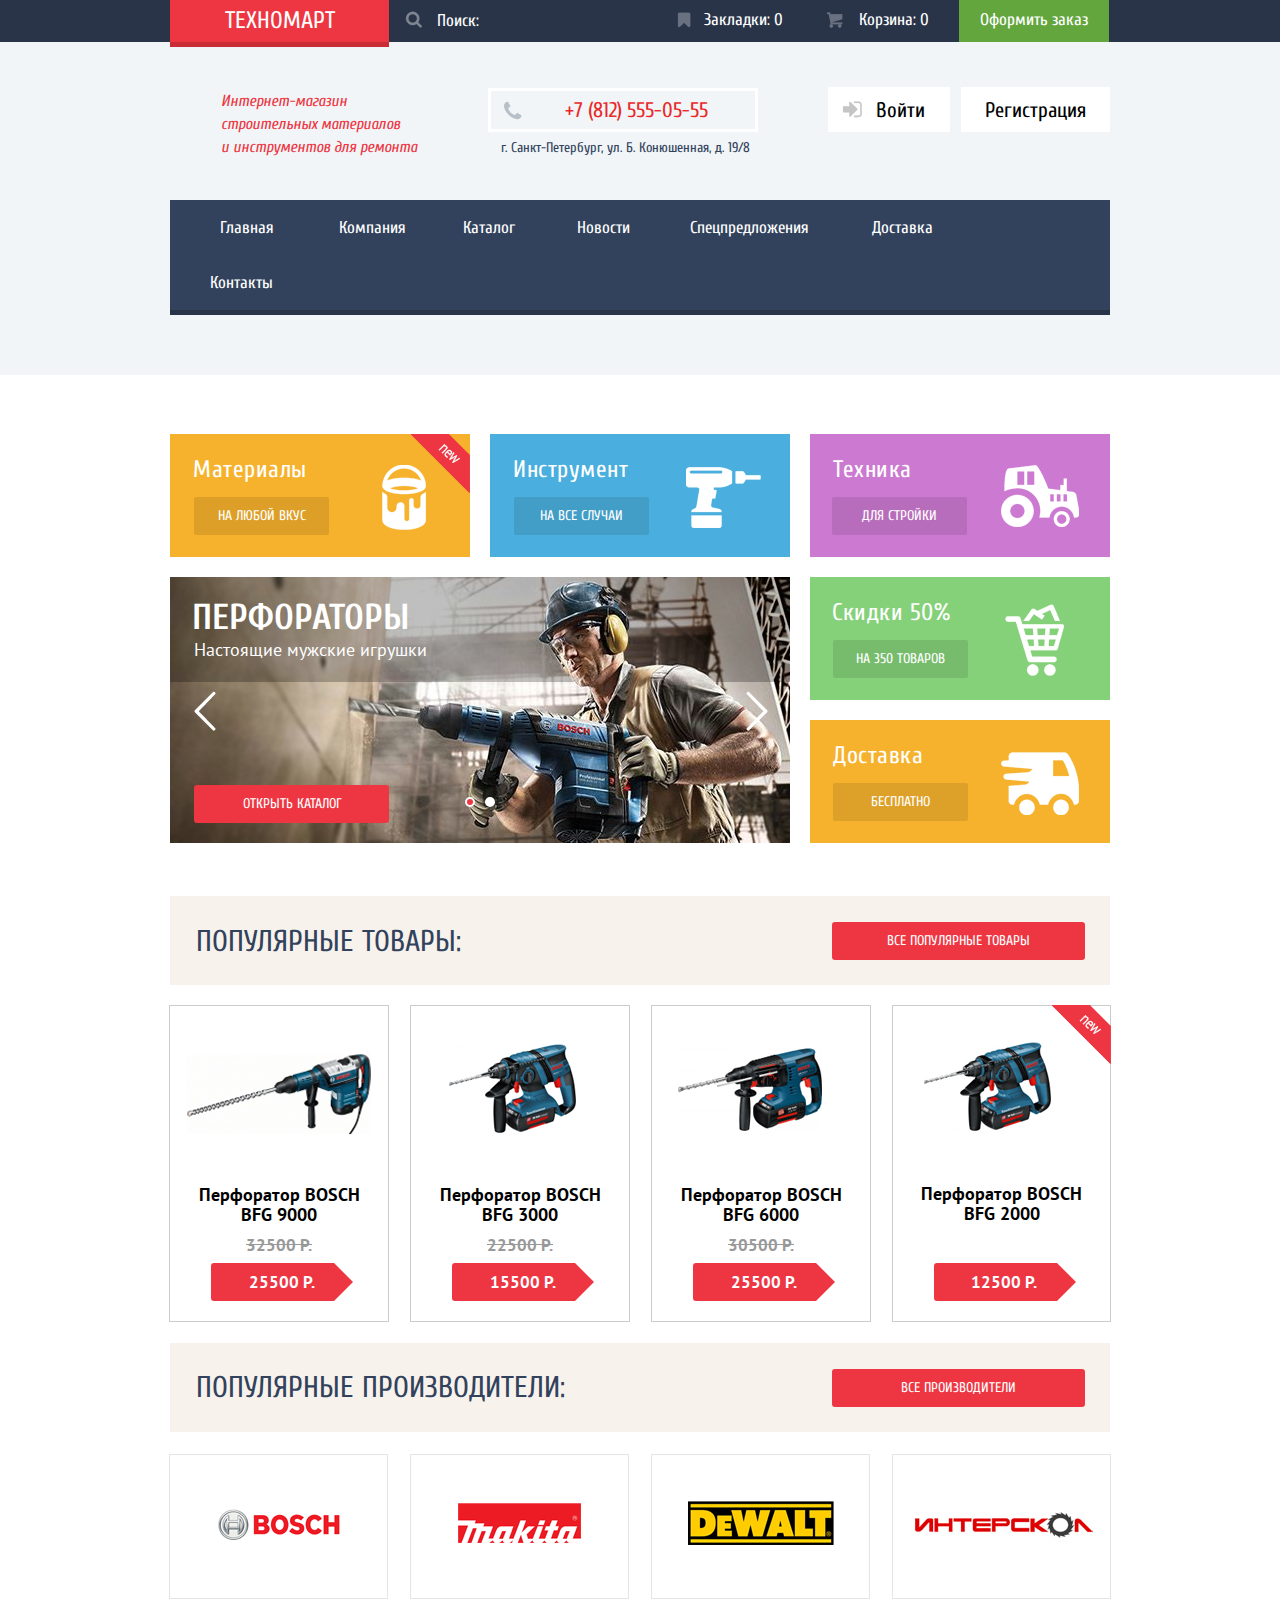
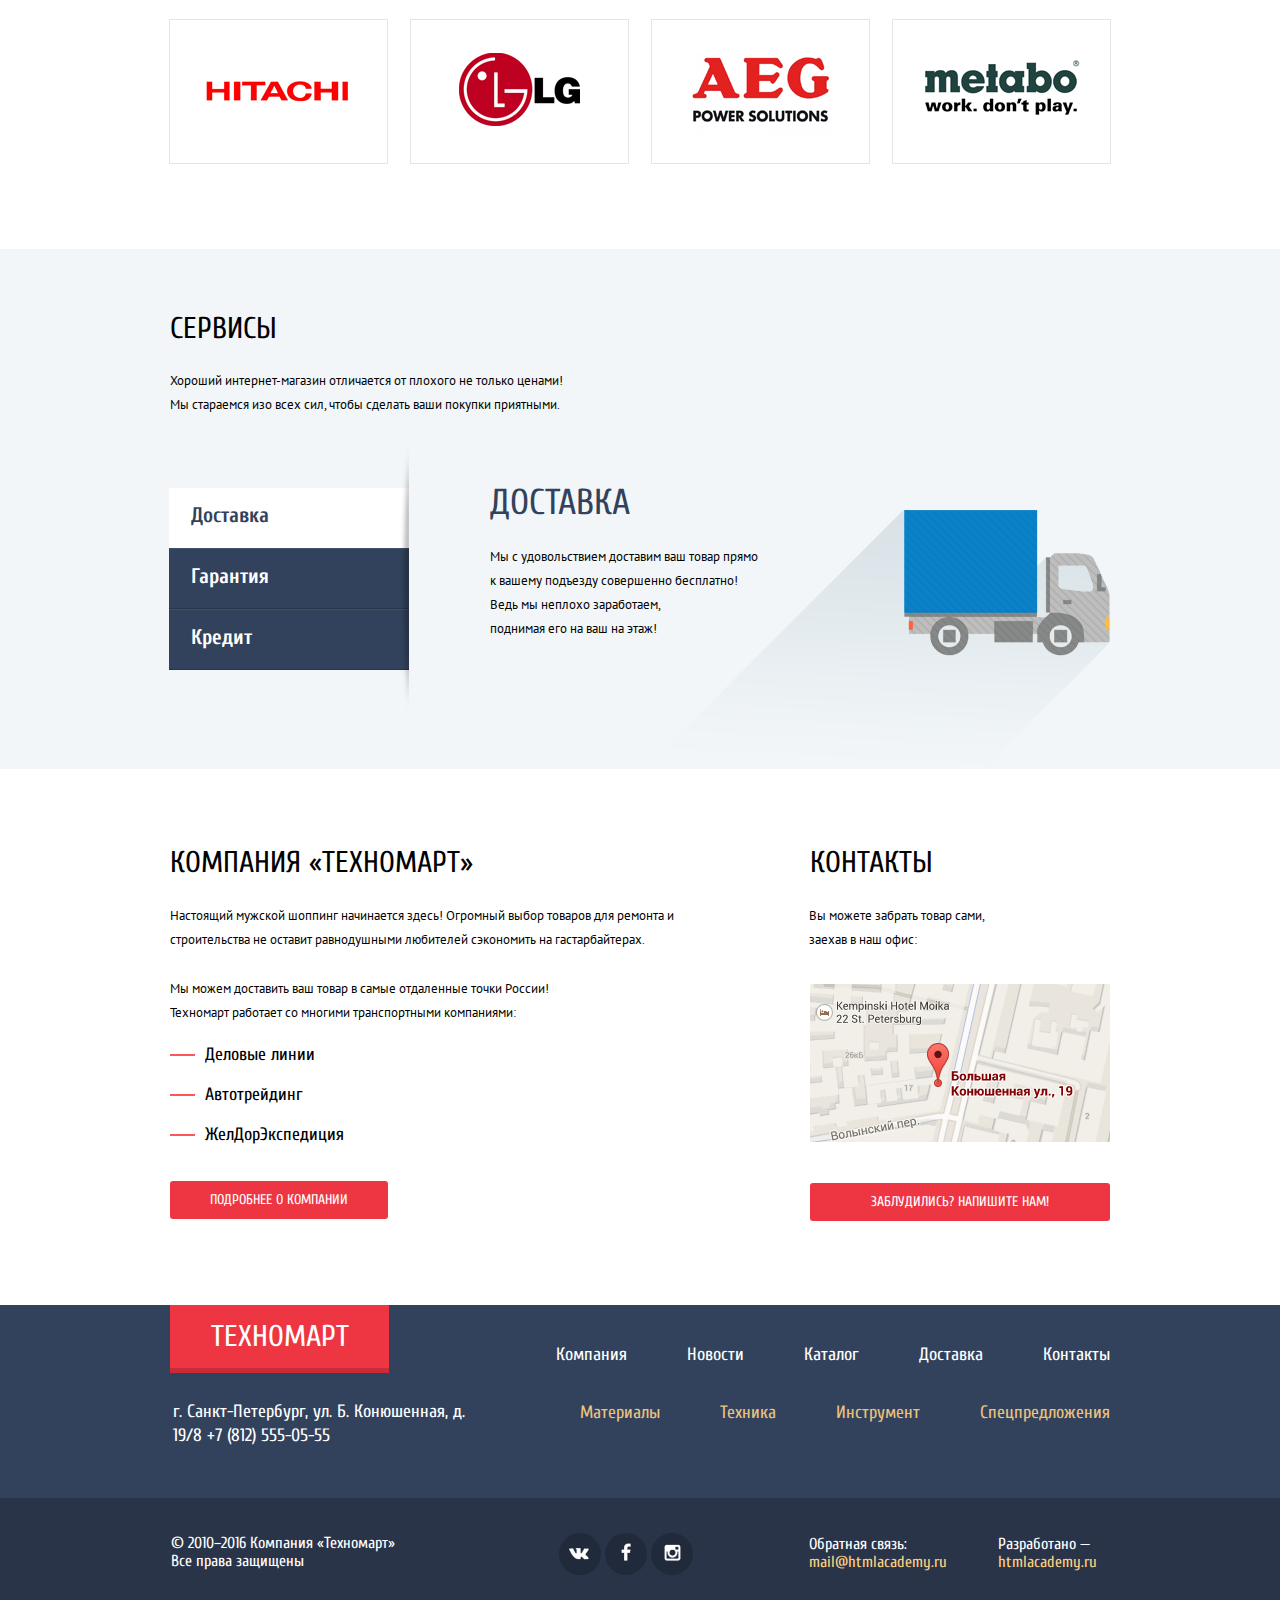
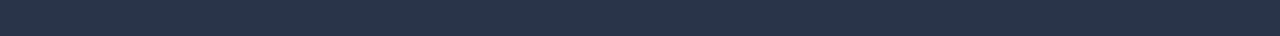
<file: index.html>
<!DOCTYPE html>
<html lang="ru">

<head>
    <meta charset="utf-8">
    <title>Техномарт-Интернет магазин строительных материалов
    </title>
    <link href="https://fonts.googleapis.com/css?family=Cuprum:400,400i%7CPT+Sans:400,700&amp;subset=cyrillic" rel="stylesheet">
    <link rel="stylesheet" href="css/normalize.css">
    <link rel="stylesheet" href="css/min.css">
</head>

<body>
    <header class="header-dominant">
        <div class="search-bookmarks">
            <div class="container clearfix">
                <a class="logo-techmart">Техномарт</a>
                <form class="formline" action="#" method="get">
                    <label for="search">Поиск</label>
                    <input type="search" class="input-formline" id="search" name="search" placeholder="Поиск:">
                </form>
                <div class="bookmark">
                    <a class="nav-line-links" href="#">Закладки: <span>0</span></a>
                </div>
                <div class="basket">
                    <a class="nav-line-links" href="#">Корзина: <span>0</span></a>
                </div>
                <div class="checkout">
                    <a class="nav-line-links" href="#">Оформить заказ</a>
                </div>
            </div>
        </div>
        <section class="header-low">
            <div class="container clearfix">
                <div class="header-left-block clearfix">
                    <h1 class="header-main-title">Интернет-магазин строительных материалов<br>и инструментов для ремонта</h1>
                    <div class="phone">+7 (812) 555-05-55
                    </div>
                    <div class="address">г. Санкт-Петербург, ул. Б. Конюшенная, д. 19/8
                    </div>
                </div>
                <div class="user-block">
                    <a class="enter" href="#">Войти</a>
                    <a class="registration" href="#">Регистрация</a>
                </div>
            </div>
            <div class="container clearfix">
                <nav class="main-menu clearfix">
                    <ul class="nav-menu">
                        <li>
                            <a class="header-nav">Главная</a>
                        </li>
                        <li>
                            <a class="header-nav" href="#">Компания</a>
                        </li>
                        <li>
                            <a class="header-nav" href="catalog.html">Каталог</a>
                        </li>
                        <li>
                            <a class="header-nav" href="#">Новости</a>
                        </li>
                        <li>
                            <a class="header-nav" href="#">Спецпредложения</a>
                        </li>
                        <li>
                            <a class="header-nav" href="#">Доставка</a>
                        </li>
                        <li>
                            <a class="header-nav" href="#">Контакты</a>
                        </li>
                    </ul>
                </nav>
            </div>
        </section>
    </header>
    <main>
        <div class="container clearfix">
            <div class="all-promo">
                <div class="up-promo clearfix">
                    <div class="content-block-a">
                        <div class="items-name">Материалы</div>
                        <div class="badge-new">
                        </div>
                        <a class="color-links" href="#">На любой вкус</a>
                    </div>
                    <div class="content-block-b">
                        <div class="items-name">Инструмент</div>
                        <a class="color-links" href="#">На все случаи</a>
                    </div>
                    <div class="content-block-c">
                        <div class="items-name">Техника</div>
                        <a class="color-links" href="#">Для стройки</a>
                    </div>
                </div>
                <div class="down-promo clearfix">
                    <div class="slider">
                        <input type="radio" id="botn-1" name="f-controls" checked>
                        <input type="radio" id="botn-2" name="f-controls">
                        <div class="slider-controls">
                            <label for="botn-1"><span class="left"><img src="img/icon-left.png" width="22" height="40" alt="<"></span></label>
                            <label for="botn-2"><span class="right"><img src="img/icon-right.png" width="22" height="40" alt=">"></span></label>
                        </div>
                        <div class="slides">
                            <div class="slide">
                                <h2 class="slide-title">Перфораторы</h2>
                                <p class="slide-text">Наcтоящие мужские игрушки</p>
                                <a class="open-catalog" href="catalog.html">Открыть каталог</a>
                            </div>
                            <div class="slide">
                                <h2 class="slide-title">Дрели</h2>
                                <p class="slide-text">Cоседям на радость!</p>
                                <a class="open-catalog" href="#">Открыть каталог</a>
                            </div>
                        </div>
                    </div>
                    <div class="down-promo-right">
                        <div class="content-block-d">
                            <div class="items-name">Скидки 50%</div>
                            <a class="color-links" href="#">На 350 товаров</a>
                        </div>
                        <div class="content-block-e">
                            <div class="items-name">Доставка</div>
                            <a class="color-links" href="#">Бесплатно</a>
                        </div>
                    </div>
                </div>
            </div>
            <div class="popular-products clearfix">
                <h2 class="main-pop-products">Популярные товары:</h2>
                <a class="link-main-pop-products" href="#">Все популярные товары</a>
            </div>
            <div class="items">
                <div class="item">
                    <div class="actions">
                        <a class="buy" href="#">Купить</a>
                        <a class="buy-bookmarks" href="#">В закладки</a>
                    </div>
                    <div class="item-image">
                        <img class="perforator" src="img/9000.jpg" width="184" height="164" alt="Перфоратор">
                    </div>
                    <div class="item-title">Перфоратор BOSCH BFG 9000
                    </div>
                    <div class="del">32500 Р.
                    </div>
                    <div class="price">25500 Р.
                    </div>
                </div>
                <div class="item">
                    <div class="actions">
                        <a class="buy" href="#">Купить</a>
                        <a class="buy-bookmarks" href="#">В закладки</a>
                    </div>
                    <div class="item-image">
                        <img class="perforator two" src="img/3000.png" width="127" height="112" alt="Перфоратор">
                    </div>
                    <div class="item-title">Перфоратор BOSCH BFG 3000
                    </div>
                    <div class="del">22500 P.
                    </div>
                    <div class="price">15500 P.
                    </div>
                </div>
                <div class="item">
                    <div class="actions">
                        <a class="buy" href="#">Купить</a>
                        <a class="buy-bookmarks" href="#">В закладки</a>
                    </div>
                    <div class="item-image">
                        <img class="perforator three" src="img/6000.jpg" width="144" height="128" alt="Перфоратор">
                    </div>
                    <div class="item-title">Перфоратор BOSCH BFG 6000
                    </div>
                    <div class="del">30500 Р.
                    </div>
                    <div class="price">25500 Р.
                    </div>
                </div>
                <div class="item">
                    <div class="flag flag-new">новинка
                    </div>
                    <div class="actions">
                        <a class="buy" href="#">Купить</a>
                        <a class="buy-bookmarks" href="#">В закладки</a>
                    </div>
                    <div class="item-image">
                        <img class="perforator four" src="img/2000.jpg" width="127" height="112" alt="Перфоратор">
                    </div>
                    <div class="item-title">Перфоратор BOSCH BFG 2000
                    </div>
                    <div class="price">12500 Р.
                    </div>
                </div>
            </div>
        </div>
        <div class="container clearfix">
            <div class="popular-products brand-head clearfix">
                <h2 class="main-pop-products">Популярные производители:</h2>
                <a class="link-main-pop-products" href="#">Все производители</a>
            </div>
            <div class="brands">
                <a class="brand-badge" href="#"><img src="img/bosch.png" width="126" height="37" alt="Bosch"></a>
            </div>
            <div class="brands">
                <a class="brand-badge-2" href="#"><img src="img/Makita.png " width="123" height="40" alt="Makita"></a>
            </div>
            <div class="brands">
                <a class="brand-badge-3" href="#"><img src="img/DeWALT.png " width="146" height="44" alt="DeWalt"></a>
            </div>
            <div class="brands">
                <a class="brand-badge-4" href="#"><img src="img/Interskol.png" width="200" height="88" alt="Интерскол"></a>
            </div>
            <div class="brands">
                <a class="brand-badge-5" href="#"><img src="img/Hitachi.png" width="169" height="31" alt="Hitachi"></a>
            </div>
            <div class="brands">
                <a class="brand-badge-6" href="#"><img src="img/LG.png" width="121" height="73" alt="LG"></a>
            </div>
            <div class="brands">
                <a class="brand-badge-7" href="#"><img src="img/AEG.png" width="151" height="96" alt="AEG"></a>
            </div>
            <div class="brands">
                <a class="brand-badge-6" href="#"><img src="img/Metabo.png" width="204" height="69" alt="Metabo"></a>
            </div>
        </div>
        <section class="services">
            <div class="container clearfix">
                <h3 class="h-down">Сервисы</h3>
                <p class="pre-slider">Хороший интернет-магазин отличается от плохого не только ценами! Мы стараемся изо всех сил, чтобы сделать
                    ваши покупки приятными.</p>
                <div class="s-slider">
                    <input type="radio" id="btn-1" name="controls" checked>
                    <input type="radio" id="btn-2" name="controls">
                    <input type="radio" id="btn-3" name="controls">
                    <div class="s-slider-controls">
                        <label for="btn-1">Доставка</label>
                        <label for="btn-2">Гарантия</label>
                        <label for="btn-3">Кредит</label>
                    </div>
                    <div class="s-slides">
                        <div class="s-slide">
                            <div class="s-slide-text">
                                <div class="title-s-slide">Доставка
                                </div>
                                <p class="s-slider-text2">Мы с удовольствием доставим ваш товар прямо<br>к вашему подъезду совершенно бесплатно! Ведь
                                    мы неплохо заработаем,<br>поднимая его на ваш на этаж!</p>
                            </div>
                        </div>
                        <div class="s-slide">
                            <div class="s-slide-text">
                                <div class="title-s-slide">Гарантия
                                </div>
                                <p>Если купленный у нас товар поломается или заискрит,<br>а также в случае пожара, спровоцированного
                                    его возгоранием, вы всегда можете быть уверены в нашей гарантии. Мы обменяем сгоревший
                                    товар на новый.<br>Дом уж восстановите как-нибудь сами.</p>
                            </div>
                        </div>
                        <div class="s-slide">
                            <div class="s-slide-text">
                                <div class="title-s-slide">Кредит
                                </div>
                                <p>Залезть в долговую яму стало проще!<br>Кредитные консультанты придут вам на помощь.</p>
                                <a class="credit-a" href="#">Отправить заявку</a>
                            </div>
                        </div>
                    </div>
                </div>
            </div>
        </section>
        <section class="maps">
            <div class="container clearfix">
                <div class="section-technomart">
                    <h2 class="h-down">Компания &laquo;Техномарт&raquo;</h2>
                    <p class="maps-text-1">Настоящий мужской шоппинг начинается здесь! Огромный выбор товаров для ремонта и строительства не оставит
                        равнодушными любителей сэкономить на гастарбайтерах.</p>
                    <p class="maps-text-2">Мы можем доставить ваш товар в самые отдаленные точки России! Техномарт работает со мнoгими транспортными
                        компаниями:
                    </p>
                    <ul>
                        <li class="shipping">Деловые линии</li>
                        <li class="shipping">Автотрейдинг</li>
                        <li class="shipping">ЖелДорЭкспедиция</li>
                    </ul>
                    <a class="btn" href="#">Подробнее о компании</a>
                </div>
                <div class="section-map">
                    <h3 class="h-down">Контакты</h3>
                    <p>Вы можете забрать товар сами, заехав в наш офис:</p>
                    <a class="js-open-map" href="https://yandex.ru/maps/?um=constructor%3AYdsburg61lhmFoOM_lhjQxJUyZzLpT1c&source=constructorLink"><img src="img/map.png" width="300" height="158" alt="Карта проезда"></a>
                    <a class="btn-feedback" href="#">Заблудились? Напишите нам!</a>
                </div>
            </div>
        </section>
    </main>
    <footer class="main-footer">
        <div class="blue-back">
            <div class="container clearfix">
                <div class="logo-low">
                    <a class="logo-techmart">Техномарт</a>
                </div>
                <nav class="low-menu-1">
                    <ul class="low-list-1">
                        <li>
                            <a href="#">Компания</a>
                        </li>
                        <li>
                            <a href="#">Новости</a>
                        </li>
                        <li>
                            <a href="catalog.html">Каталог</a>
                        </li>
                        <li>
                            <a href="#">Доставка</a>
                        </li>
                        <li>
                            <a href="#">Контакты</a>
                        </li>
                    </ul>
                </nav>
            </div>
            <div class="low-nav2">
                <div class="container clearfix">
                    <div class="footer-contacts">г. Санкт-Петербург, ул. Б. Конюшенная, д. 19/8 +7 (812) 555-05-55
                    </div>
                    <nav class="low-menu-2">
                        <ul class="low-list-2">
                            <li>
                                <a href="#">Материалы</a>
                            </li>
                            <li>
                                <a href="#">Техника</a>
                            </li>
                            <li>
                                <a href="#">Инструмент</a>
                            </li>
                            <li>
                                <a href="#">Спецпредложения</a>
                            </li>
                        </ul>
                    </nav>
                </div>
            </div>
        </div>
        <section class="footer-social">
            <div class="container clearfix">
                <div class="copyright">
                    <p>&#169; 2010&ndash;2016 Компания &laquo;Техномарт&raquo; Все права защищены</p>
                </div>
                <div class="social">
                    <a class="social-btn sprite-icon-vk" href="https://vk.com"></a>
                    <a class="social-btn sprite-icon-facebook" href="#"></a>
                    <a class="social-btn sprite-icon-instagramm" href="#"></a>
                </div>
                <div class="developer">
                    <p>Обратная связь:</p>
                    <a href="mailto:mail@htmlacademy.ru">mail@htmlacademy.ru</a>
                </div>
                <div class="developer end">
                    <p>Разработано &mdash;</p>
                    <a href="#">htmlacademy.ru</a>
                </div>
            </div>
        </section>
    </footer>
    <!--модальные окна-->
    <div class="pop-up-basket">
        <button class="pop-up-basket-close" type="button" title="Закрыть">Закрыть</button>
        <div class="pop-up-order">
            <p class="pop-up-message">Товар добавлен в корзину!</p>
        </div>
        <a href="#" class="link-main-pop-products order">Оформить заказ</a>
        <a href="#" class="link-main-pop-products continue">Продолжить покупки</a>
    </div>
    <form class="pop-up-letter" action="https://echo.htmlacademy.ru" method="post">
        <button class="pop-up-basket-close" type="button" title="Закрыть">Закрыть</button>
        <div class="name-field">
            <label for="name">Ваше имя:</label>
            <input type="text" id="name" name="name" placeholder="Представьтесь, пожалуйста" required>
        </div>
        <div class="email-field">
            <label for="mail">Ваш e-mail:</label>
            <input type="email" id="mail" name="email" placeholder="Для отправки ответа" required>
        </div>
        <div class="letter-text">
            <label for="letter">Текст письма:</label>
            <textarea id="letter" name="letter" placeholder="В свободной форме" required></textarea>
        </div>
        <button type="submit" class="link-main-pop-products pop-up-btn">Отправить</button>
    </form>
    <div class="modal-content-map">
        <button class="pop-up-basket-close map-close" type="button" title="Закрыть">Закрыть</button>
        <script type="text/javascript" charset="utf-8" async src="https://api-maps.yandex.ru/services/constructor/1.0/js/?sid=Ydsburg61lhmFoOM_lhjQxJUyZzLpT1c&amp;width=940&amp;height=476&amp;lang=ru_RU&amp;sourceType=constructor&amp;scroll=true"></script>
    </div>
    <script src="js/min.js"></script>
</body>

</html>
</file>
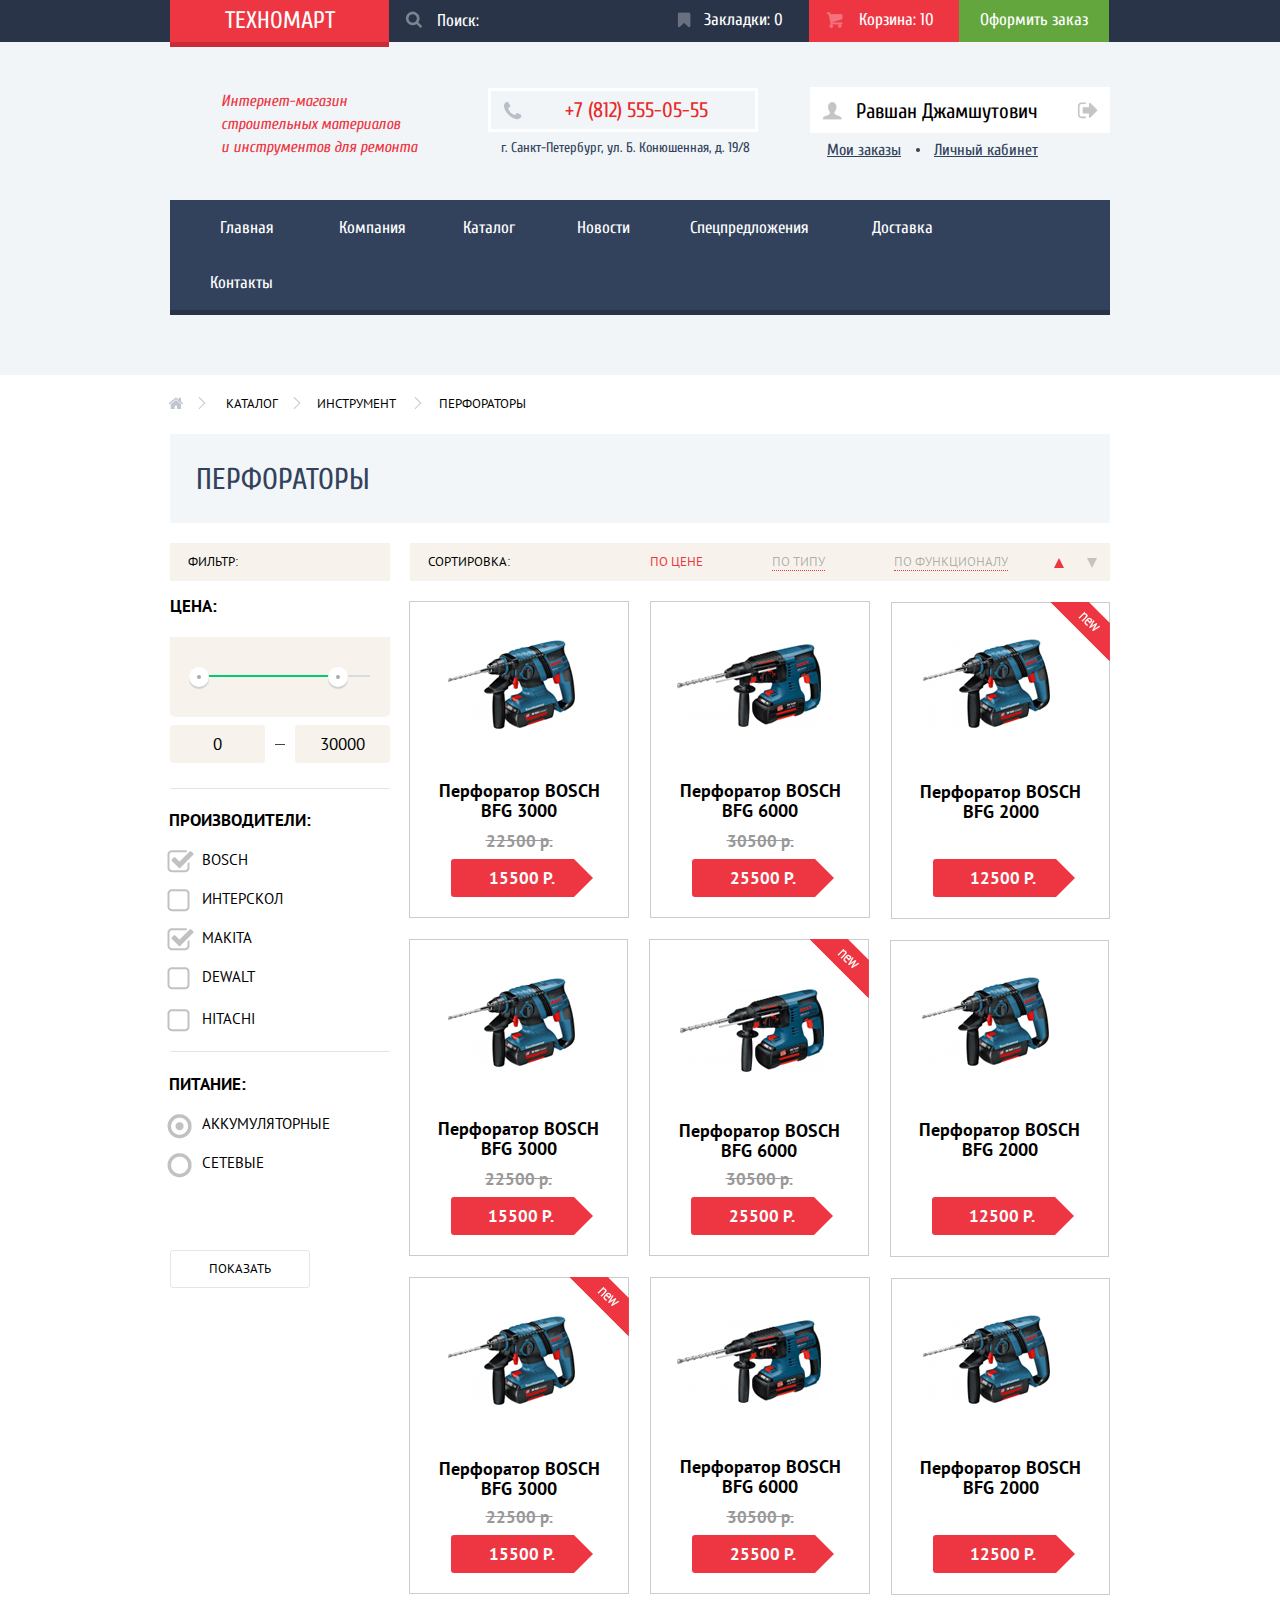
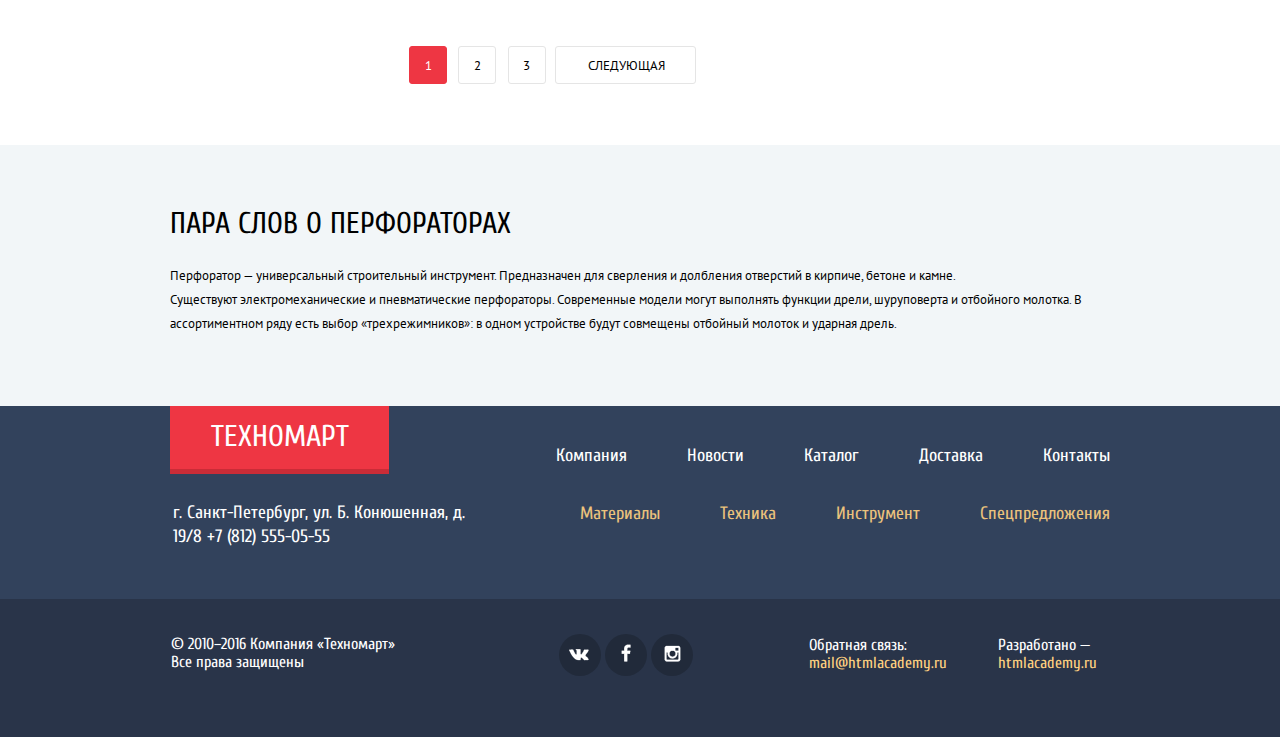
<file: catalog.html>
<!DOCTYPE html>
<html lang="ru">

<head>
    <meta charset="utf-8">
    <title>Техномарт-Интернет магазин строительных материалов</title>
    <link href="https://fonts.googleapis.com/css?family=Cuprum:400,400i%7CPT+Sans:400,700&amp;subset=cyrillic" rel="stylesheet">
    <link rel="stylesheet" href="css/normalize.css">
    <link rel="stylesheet" href="css/min.css">
</head>

<body>
    <header class="header-dominant">
        <div class="search-bookmarks">
            <div class="container clearfix">
                <a class="logo-techmart" href="index.html">Техномарт</a>
                <form class="formline" action="#" method="get">
                    <label for="search"></label>
                    <input type="search" class="input-formline" id="search" name="search" placeholder="Поиск:">
                </form>
                <div class="bookmark">
                    <a class="nav-line-links" href="#">Закладки: <span>0</span></a>
                </div>
                <div class="basket red">
                    <a class="nav-line-links" href="#">Корзина: <span>10</span></a>
                </div>
                <div class="checkout">
                    <a class="nav-line-links" href="#">Оформить заказ</a>
                </div>
            </div>
        </div>
        <section class="header-low">
            <div class="container clearfix">
                <div class="header-left-block clearfix">
                    <h1 class="header-main-title">Интернет-магазин строительных материалов<br>и инструментов для ремонта</h1>
                    <div class="phone">+7 (812) 555-05-55
                    </div>
                    <div class="address">г. Санкт-Петербург, ул. Б. Конюшенная, д. 19/8
                    </div>
                </div>
                <div class="user-block">
                    <div class="user">
                        <a class="user-name" href="#">Равшан Джамшутович</a>
                        <a class="sign-out" href="#"></a>
                    </div>
                </div>
                <div class="user-menu">
                    <a class="user-order" href="#">Мои заказы</a>
                    <a class="user-cabinet" href="#">Личный кабинет</a>
                </div>
                <div class="user-registration">
                    <a href="#" class="sign-in">Войти</a>
                    <a href="#" class="sign-up">Регистрация</a>
                </div>
            </div>
            <div class="container clearfix">
                <nav class="main-menu clearfix">
                    <ul class="nav-menu">
                        <li>
                            <a class="header-nav" href="index.html">Главная</a>
                        </li>
                        <li>
                            <a class="header-nav" href="#">Компания</a>
                        </li>
                        <li>
                            <a class="header-nav">Каталог</a>
                        </li>
                        <li>
                            <a class="header-nav" href="#">Новости</a>
                        </li>
                        <li>
                            <a class="header-nav" href="#">Спецпредложения</a>
                        </li>
                        <li>
                            <a class="header-nav" href="#">Доставка</a>
                        </li>
                        <li>
                            <a class="header-nav" href="#">Контакты</a>
                        </li>
                    </ul>
                </nav>
            </div>
        </section>
    </header>
    <main>
        <div class="container clearfix">
            <div class="catalog-breadcrumbs">
                <ul class="breadcrumbs">
                    <li class="breadcrumbs house">
                        <a class="breadcrumbs-after" href="index.html"></a>
                    </li>
                    <li>
                        <a class="breadcrumbs-1" href="#">Каталог</a>
                    </li>
                    <li>
                        <a class="breadcrumbs-2" href="#">Инструмент</a>
                    </li>
                    <li>
                        <a class="breadcrumbs-3" href="#">Перфораторы</a>
                    </li>
                </ul>
            </div>
        </div>
        <div class="container">
            <div class="popular-products popular-products-catalog clearfix">
                <h2 class="main-pop-products">Пeрфораторы</h2>
            </div>
        </div>
        <div class="container clearfix">
            <div class="left-column-search-filter clearfix">
                <div class="filter">
                    <p>Фильтр:</p>
                </div>
                <form class="catalog-form" action="#" method="get">
                    <div class="price-left-column">Цена:
                    </div>
                    <div class="range-filter">
                        <div class="range-controls"></div>
                        <div class="scale">
                            <div class="bar">
                            </div>
                        </div>
                        <div class="toggle toggle-min"></div>
                        <div class="toggle toggle-max"></div>
                        <div class="slider-price clearfix">
                            <label><input  class="price-field" name="min-price" type="text" value="0"></label>
                            <div class="delimiter"></div>
                            <label><input class="price-field right-field" name="max-price" type="text" value="30000"></label>
                        </div>
                    </div>
                    <div class="form-block">
                        <h3 class="form-block-title">Производители:</h3>
                        <ul class="brand-form-block">
                            <li>
                                <input class="input-form-block" type="checkbox" name="Bosch" id="brand-1" checked>
                                <label for="brand-1">Bosch</label>
                            </li>
                            <li>
                                <input class="input-form-block" type="checkbox" name="Interckol" id="brand-2"><label for="brand-2">Интерскол</label>
                            </li>
                            <li>
                                <input class="input-form-block" type="checkbox" name="Makita" id="brand-3" checked>
                                <label for="brand-3">Makita</label>
                            </li>
                            <li>
                                <input class="input-form-block" type="checkbox" name="Dewalt" id="brand-4"><label for="brand-4">Dewalt</label>
                            </li>
                            <li>
                                <input class="input-form-block" type="checkbox" name="Hitachi" id="brand-5"><label for="brand-5">Hitachi</label>
                            </li>
                        </ul>
                    </div>
                    <div class="form-block">
                        <h3 class="form-block-title">Питание:</h3>
                        <ul class="power-form-block">
                            <li>
                                <input class="input-power" type="radio" name="option" id="power-1" checked><label class="power-label"
                                    for="power-1">Аккумуляторные</label>
                            </li>
                            <li>
                                <input class="input-power" type="radio" name="option" id="power-2"><label class="power-label"
                                    for="power-2">Сетевые</label>
                            </li>
                        </ul>
                    </div>
                    <input class="input-show" type="submit" value="Показать">
                </form>
            </div>
            <div class="right-column clearfix">
                <div class="sort">
                    <ul class="items-sort">
                        <li class="word-sort">
                            Сортировка:
                        </li>
                        <li>
                            <a class="item-sort act" href="#">По цене</a>
                        </li>
                        <li>
                            <a class="item-sort" href="#">По типу</a>
                        </li>
                        <li>
                            <a class="item-sort" href="#">По функционалу</a>
                        </li>
                        <li class="item-sort">
                            <a class="decor-up" href="#"></a>
                        </li>
                        <li class="item-sort">
                            <a class="decor-down" href="#"></a>
                        </li>
                    </ul>
                </div>
            </div>
            <div class="goods clearfix">
                <div class="item">
                    <div class="actions">
                        <a class="buy" href="#">Купить</a>
                        <a class="buy-bookmarks" href="#">В закладки</a>
                    </div>
                    <div class="item-image">
                        <img class="perforator two" src="img/3000.jpg" width="127" height="112" alt="Перфоратор">
                    </div>
                    <div class="item-title">Перфоратор BOSCH BFG 3000
                    </div>
                    <div class="del">22500 р.
                    </div>
                    <div class="price">15500 р.
                    </div>
                </div>
                <div class="item">
                    <div class="actions">
                        <a class="buy" href="#">Купить</a>
                        <a class="buy-bookmarks" href="#">В закладки</a>
                    </div>
                    <div class="item-image">
                        <img class="perforator three" src="img/6000.jpg" width="144" height="128" alt="Перфоратор">
                    </div>
                    <div class="item-title">Перфоратор BOSCH BFG 6000
                    </div>
                    <div class="del">30500 р.
                    </div>
                    <div class="price">25500 р.
                    </div>
                </div>
                <div class="item catalog-3">
                    <div class="flag flag-new">новинка
                    </div>
                    <div class="actions">
                        <a class="buy" href="#">Купить</a>
                        <a class="buy-bookmarks" href="#">В закладки</a>
                    </div>
                    <div class="item-image">
                        <img class="perforator four" src="img/2000.jpg" width="127" height="112" alt="Перфоратор">
                    </div>
                    <div class="item-title-catalog-3">Перфоратор BOSCH BFG 2000
                    </div>
                    <div class="price">12500 р.
                    </div>
                </div>
                <div class="item">
                    <div class="actions">
                        <a class="buy" href="#">Купить</a>
                        <a class="buy-bookmarks" href="#">В закладки</a>
                    </div>
                    <div class="item-image">
                        <img class="perforator two" src="img/3000.jpg" width="127" height="112" alt="Перфоратор">
                    </div>
                    <div class="item-title-4">Перфоратор BOSCH BFG 3000
                    </div>
                    <div class="del">22500 р.
                    </div>
                    <div class="price">15500 р.
                    </div>
                </div>
                <div class="item">
                    <div class="flag flag-new">новинка
                    </div>
                    <div class="actions">
                        <a class="buy" href="#">Купить</a>
                        <a class="buy-bookmarks" href="#">В закладки</a>
                    </div>
                    <div class="item-image">
                        <img class="perforator two" src="img/6000.jpg" width="144" height="128" alt="Перфоратор">
                    </div>
                    <div class="item-title-flag">Перфоратор BOSCH BFG 6000
                    </div>
                    <div class="del">30500 р.
                    </div>
                    <div class="price">25500 р.
                    </div>
                </div>
                <div class="item catalog-3">
                    <div class="actions">
                        <a class="buy" href="#">Купить</a>
                        <a class="buy-bookmarks" href="#">В закладки</a>
                    </div>
                    <div class="item-image">
                        <img class="perforator four" src="img/2000.jpg" width="127" height="112" alt="Перфоратор">
                    </div>
                    <div class="item-title-catalog-3">Перфоратор BOSCH BFG 2000
                    </div>
                    <div class="price">12500 р.
                    </div>
                </div>
                <div class="item">
                    <div class="flag flag-new">новинка
                    </div>
                    <div class="actions">
                        <a class="buy" href="#">Купить</a>
                        <a class="buy-bookmarks" href="#">В закладки</a>
                    </div>
                    <div class="item-image">
                        <img class="perforator two" src="img/3000.jpg" width="127" height="112" alt="Перфоратор">
                    </div>
                    <div class="item-title-flag">Перфоратор BOSCH BFG 3000
                    </div>
                    <div class="del">22500 р.
                    </div>
                    <div class="price">15500 р.
                    </div>
                </div>
                <div class="item">
                    <div class="actions">
                        <a class="buy" href="#">Купить</a>
                        <a class="buy-bookmarks" href="#">В закладки</a>
                    </div>
                    <div class="item-image">
                        <img class="perforator three" src="img/6000.jpg" width="144" height="128" alt="Перфоратор">
                    </div>
                    <div class="item-title">Перфоратор BOSCH BFG 6000
                    </div>
                    <div class="del">30500 р.
                    </div>
                    <div class="price">25500 р.
                    </div>
                </div>
                <div class="item catalog-3">
                    <div class="actions">
                        <a class="buy" href="#">Купить</a>
                        <a class="buy-bookmarks" href="#">В закладки</a>
                    </div>
                    <div class="item-image">
                        <img class="perforator four" src="img/2000.jpg" width="127" height="112" alt="Перфоратор">
                    </div>
                    <div class="item-title-catalog-3">Перфоратор BOSCH BFG 2000
                    </div>
                    <div class="price">12500 р.
                    </div>
                </div>
                <div class="paginator">
                    <a class="current">1</a>
                    <a href="#">2</a>
                    <a href="#">3</a>
                    <a href="#">Следующая</a>
                </div>
            </div>
        </div>
        <section class="about">
            <div class="container clearfix">
                <h2 class="h-down about-title">Пара слов о перфораторах</h2>
                <p>Перфоратор — универсальный строительный инструмент. Предназначен для сверления и долбления отверстий в кирпиче,
                    бетоне и камне.<br>Существуют электромеханические и пневматические перфораторы. Современные модели могут
                    выполнять функции дрели, шуруповерта и отбойного молотка. В ассортиментном ряду есть выбор &laquo;трехрежимников&raquo;:
                    в одном устройстве будут совмещены отбойный молоток и ударная дрель.</p>
            </div>
        </section>
    </main>
    <footer class="main-footer">
        <div class="blue-back">
            <div class="container clearfix">
                <div class="logo-low">
                    <a class="logo-techmart" href="index.html">Техномарт</a>
                </div>
                <nav class="low-menu-1">
                    <ul class="low-list-1">
                        <li>
                            <a href="#">Компания</a>
                        </li>
                        <li>
                            <a href="#">Новости</a>
                        </li>
                        <li>
                            <a>Каталог</a>
                        </li>
                        <li>
                            <a href="#">Доставка</a>
                        </li>
                        <li>
                            <a href="#">Контакты</a>
                        </li>
                    </ul>
                </nav>
            </div>
            <div class="low-nav2">
                <div class="container clearfix">
                    <div class="footer-contacts">г. Санкт-Петербург, ул. Б. Конюшенная, д. 19/8 +7 (812) 555-05-55
                    </div>
                    <nav class="low-menu-2">
                        <ul class="low-list-2">
                            <li>
                                <a href="#">Материалы</a>
                            </li>
                            <li>
                                <a href="#">Техника</a>
                            </li>
                            <li>
                                <a href="#">Инструмент</a>
                            </li>
                            <li>
                                <a href="#">Спецпредложения</a>
                            </li>
                        </ul>
                    </nav>
                </div>
            </div>
        </div>
        <section class="footer-social">
            <div class="container clearfix">
                <div class="copyright">
                    <p>&#169; 2010&ndash;2016 Компания &laquo;Техномарт&raquo; Все права защищены</p>
                </div>
                <div class="social">
                    <a class="social-btn sprite-icon-vk" href="https://vk.com"></a>
                    <a class="social-btn sprite-icon-facebook" href="#"></a>
                    <a class="social-btn sprite-icon-instagramm" href="#"></a>
                </div>
                <div class="developer">
                    <p>Обратная связь:</p>
                    <a href="mailto:mail@htmlacademy.ru">mail@htmlacademy.ru</a>
                </div>
                <div class="developer end">
                    <p>Разработано &mdash;</p>
                    <a href="#">htmlacademy.ru</a>
                </div>
            </div>
        </section>
    </footer>
    <div class="pop-up-basket">
        <button class="pop-up-basket-close" type="button" title="Закрыть">Закрыть</button>
        <div class="pop-up-order">
            <p class="pop-up-message">Товар добавлен в корзину!</p>
        </div>
        <a href="#" class="link-main-pop-products order">Оформить заказ</a>
        <a href="#" class="link-main-pop-products continue">Продолжить покупки</a>
    </div>
    <script src="js/min.js"></script>
</body>

</html>
</file>
<file: css/min.css>
.logo-techmart,.nav-line-links,a{text-decoration:none}.item .flag,.s-slide,.s-slides,.slide,.slides{overflow:hidden}.color-links,.logo-techmart,.slide-title{text-transform:uppercase}.color-links,.link-main-pop-products,.phone{text-align:center;box-sizing:border-box}.breadcrumbs li,.form-block li,.item-sort,.nav-menu,.shipping{list-style-type:none}body{font-size:14px;font-family:Cuprum,"PT Sans",Arial,sans-serif;color:#000;line-height:24px;font-weight:400;background:#fff;min-width:960px;margin:0}.header-dominant,.header-main-title{font-family:Cuprum,Arial,sans-serif}.header-main-title{font-size:16px;line-height:23px;color:#ee3643;font-style:italic;font-weight:lighter}.header-dominant{background:#f1f5f7}.container{width:940px;margin:auto;padding-left:10px;padding-right:10px}.search-bookmarks{background:#293449}.logo-techmart{color:#fff;background:#ee3643;font-size:24px;width:219px;text-align:center;float:left;line-height:42px;box-shadow:#ca2c37 0 5px 0 0}.logo-techmart:hover{background-color:#ca2c37;box-shadow:#9a212a 0 5px 0 0}.logo-techmart:active{background-color:#ba2732;box-shadow:#8e1e26 0 5px 0 0}.brands:hover,.item:hover{box-shadow:0 10px 25px 0 rgba(41,52,73,.5)}.formline{float:left;width:270px;background:#293449;padding-top:11px;padding-bottom:7px;position:relative}.formline::before{content:"";position:absolute;left:16px;width:17px;height:17px;background-image:url(../img/sprite.png);display:inline-block;opacity:.4;background-position:-77px -302px}.formline label{display:none}.input-formline{background:#293449;font-size:17px;font-family:Cuprum;outline:0;border:0 solid #293449;color:#fff;vertical-align:top;padding-left:48px;padding-bottom:0;padding-top:0;margin:0}.input-formline::-webkit-input-placeholder{color:#fff}.input-formline::-moz-placeholder{color:#fff}.input-formline::-ms-input-placeholder{color:#fff}.formline:hover,.formline:hover .input-formline,.input-formline :hover{background:#212a3a;border:0 #fff}.formline .input-formline:focus,.formline :focus{background:url(../img/search-red.png) 20px 12px no-repeat #fff}.formline:hover::before{content:"";opacity:1}.formline :focus{width:270px;color:#000;display:block;height:42px;margin:0;padding:0 0 0 48px;position:absolute;top:0}.basket::before,.bookmark::before{height:16px;content:""}.formline .input-formline:focus{border:0 #fff}.bookmark::before{width:14px;background-position:-77px -20px;background-image:url(../img/sprite.png);display:inline-block;position:absolute;left:18px;opacity:.3}.basket,.bookmark{position:relative;padding-top:12px;padding-bottom:14px;float:left}.bookmark:hover::before{opacity:1}.nav-line-links{font-size:17px;color:#fff;line-height:16px;display:block}.bookmark{width:105px;padding-left:45px}.basket{width:100px;padding-left:50px}.basket:hover,.bookmark:hover{background:#212a3a;color:rgba(0,0,0,.5)}.basket:active,.bookmark:active{background:#161d29;opacity:.7}.basket::before{position:absolute;left:17px;width:17px;background-image:url(../img/sprite.png);background-position:-20px -20px;display:inline-block;opacity:.3}.basket:hover::before{opacity:1}.checkout{background:#63a63e;width:150px;margin-left:0;padding-top:12px;text-align:center;float:left;padding-bottom:14px}.checkout:hover{background:#5fbb2d}.checkout:active{background:#518534;opacity:.7}.header-left-block{width:621px;float:left;padding-top:25px;margin-bottom:30px}.clearfix::after{content:"";display:table;clear:both}.user-block{float:right;width:300px;margin-top:20px}.header-low h1{float:left;width:210px;margin-top:23px;margin-left:51px}.phone{position:relative;width:270px;color:#e9292a;font-size:21px;border:3px solid #fff;margin-top:21px;margin-left:57px;margin-right:10px;padding-bottom:7px;padding-left:26px;padding-top:7px;float:left}.phone::before{content:"";position:absolute;line-height:18px;width:19px;height:19px;background:url(../img/sprite.png) -264px -191px;top:10px;left:12px}.enter::before,.enter:active::before,.enter:hover::before{width:20px;height:17px;top:14px;left:14px;content:""}.address{color:#32425c;margin-right:41px;padding-top:4px;float:right;line-height:24px}.enter,.registration{font-size:21px;margin-top:25px;line-height:18px;display:inline-block;text-decoration:none;vertical-align:top}.enter::before{position:absolute;background-position:-204px -215px;background-image:url(../img/sprite.png)}.enter:hover::before{position:absolute;background:url(../img/sprite.png) -261px -20px}.enter{color:#000;background:#fff;margin-left:18px;position:relative;padding:14px 25px 13px 48px}.enter:hover{color:#ee3643}.enter:active{color:#cacaca}.enter:active::before{position:absolute;background-position:-204px -215px;background-image:url(../img/sprite.png)}.registration{color:#000;background:#fff;text-align:center;margin-left:7px;padding:14px 24px 13px}.registration:hover{color:#ee3643}.registration:active{color:#cacaca}.header-low{background:#f1f5f7;padding-top:0;padding-bottom:60px}.main-menu{background:#32425c;margin:auto;width:940px;padding-bottom:0;padding-top:0;border-bottom:5px solid #293449}.nav-menu{margin:0;padding:0}.nav-menu li{display:inline-block;text-align:center}.header-nav{font-size:17px;color:#fff;display:block;padding:19px 0;line-height:17px}.content-block-a,.content-block-b{padding-bottom:22px;color:#fff;margin-left:0;float:left}.nav-menu li:nth-child(1){width:154px}.nav-menu li:nth-child(2){width:88px}.nav-menu li:nth-child(3){width:137px}.nav-menu li:nth-child(4){width:85px}.nav-menu li:nth-child(5){width:198px}.nav-menu li:nth-child(6){width:100px}.nav-menu li:nth-child(7){width:143px;padding-right:13px}.nav-menu li:hover{background:#293449}.nav-menu li:active{background:#1d2739;opacity:.4}.content-block-a{width:300px;background:url(../img/bucket.png) 83% 54% no-repeat #f6b22d;margin-right:20px;position:relative}.badge-new{position:absolute;background-image:url(../img/new.png);left:240px;background-repeat:no-repeat;bottom:64px;width:60px;height:59px}.content-block-b{width:300px;background:url(../img/drel.png) 87% 54% no-repeat #4aafde;font-size:24px;margin-right:10px;position:relative}.content-block-b a{background:#429dc7;margin-left:24px}.content-block-c{width:300px;float:left;color:#fff;background:url(../img/traktor.png) 86% 52% no-repeat #cc79d1;font-size:24px;margin-left:10px;position:relative;padding-bottom:22px}.content-block-d,.content-block-e{width:300px;padding-bottom:22px;float:right;font-size:24px;color:#fff;position:relative}.content-block-c a{background:#b76dbc;margin-left:22px}.content-block-d{background:url(../img/korzina.png) 81% 54% no-repeat #85d179}.content-block-d a{background:#77bc6d;margin-left:23px}.content-block-e{background:url(../img/car.png) 86% 54% no-repeat #f6b22d;margin-top:20px}.content-block-e a{background:#dda028;margin-left:23px}.content-block-d .items-name{margin-left:-1px;display:inline-block}.color-links{font-size:14px;width:135px;line-height:38px;color:#fff;text-decoration:none;background-color:rgba(0,0,0,.1);display:block;margin-left:24px;margin-top:5px;margin-bottom:0;border-radius:2px}.color-links:hover{background:rgba(0,0,0,.2)}.color-links:active{background:rgba(0,0,0,.3)}.items-name{display:inline-block;font-size:24px;color:#fff;padding-left:23px;margin-bottom:10px;padding-right:0;letter-spacing:.5px;margin-top:24px}.up-promo{padding-top:59px}.slider{position:relative;float:left;width:620px;min-height:266px}.slide{position:absolute;top:0;left:0;width:100%;height:100%}.slide-title{display:block;margin-left:22px;color:#fff;margin-bottom:0;margin-top:26px;font-family:Cuprum,Arial,sans-serif;font-size:36px;font-weight:700;line-height:30px}.open-catalog,.slide-text{color:#fff;margin-left:24px}.slide-text{display:inline-block;font-family:"PT Sans";font-size:18px;margin-top:5px;margin-bottom:0;padding-right:0}.open-catalog{display:block;width:193px;background:#ee3643;font-size:14px;padding-top:10px;text-transform:uppercase;border-radius:3px;text-align:center;margin-top:121px;padding-left:2px;line-height:18px;padding-bottom:10px}span.left,span.right{position:absolute;font-size:55px;bottom:76px;font-family:"Cuprum bold";color:#fff;text-transform:uppercase}.btn-feedback:hover,.btn:hover,.credit-a:hover,.link-main-pop-products:hover,.open-catalog:hover{background:#ca2c37}.btn-feedback:active,.btn:active,.credit-a:active,.link-main-pop-products:active,.open-catalog:active{background:#ba2732}.slider input[type=radio]{position:absolute;opacity:0}.slider-controls{position:absolute;top:220px;left:50%;width:200px;height:10px;margin-left:-100px;text-align:center;z-index:1000}.slider-controls label{display:inline-block;width:6px;min-height:6px;margin:0 3px;background:#fff;border:2px solid #fff;vertical-align:top;border-radius:50%;cursor:pointer}.slider-controls label:hover{background:#fff}#botn-1:checked~.slider-controls label[for=botn-1],#botn-2:checked~.slider-controls label[for=botn-2]{background:#ee3643}.slide:nth-child(1),.slide:nth-child(2){background-position:100% 0;background-repeat:no-repeat}.slide:nth-child(1){background-image:url(../img/man1.png)}.slide:nth-child(2){background-image:url(../img/man2.png)}.slide{display:none}span.left{left:-186px}span.right{left:366px}#botn-1:checked~.slides .slide:nth-child(1),#botn-2:checked~.slides .slide:nth-child(2){display:block}.brands,.item,.item .price,.perforator{display:inline-block}.slides{height:266px}.down-promo{margin-top:20px;margin-bottom:53px}.items{width:940px;margin:0 auto}.item{position:relative;width:218px;outline:#ccc solid 1px;margin-right:19px;font-size:18px;text-align:center;margin-bottom:22px;line-height:20px}.item:hover{outline:0}.item:nth-child(4){width:217px;margin-right:0;padding-top:0;padding-bottom:0}.item-image,.item:nth-child(4):hover{width:218px}.item-image{height:168px}.perforator{padding-top:6px;margin-top:0}.two{padding-top:27px;padding-right:15px}.three{padding-top:20px;padding-right:23px}.four{padding-top:25px;padding-right:30px}.item-image img{max-width:100%}.item .flag{position:absolute;top:-1px;right:-1px;width:60px;height:60px;text-indent:-1000px;z-index:20}.item .flag-new{background:url(../img/new.png) no-repeat}.item .actions{position:absolute;top:0;left:0;width:218px;height:88px;padding:40px 0;background-color:rgba(255,255,255,.9);z-index:10}.buy,.buy-bookmarks{display:block;width:129px;margin:0 auto 7px;padding:7px 0 7px 4px;border:3px solid #63a63e;border-bottom-color:#367315;background-color:#63a63e;color:#fff;font-size:14px;font-weight:400;font-family:Cuprum,Arial,sans-serif;line-height:18px;text-decoration:none;text-transform:uppercase;border-radius:3px}.buy::before{content:"";position:absolute;width:17px;height:16px;background-position:-20px -20px;background-image:url(../img/sprite.png);opacity:.3;top:50px;left:52px}.buy:hover{background-color:#5fbb2d;border:3px solid #5fbb2d;border-bottom-color:#367315}.buy:hover::before{opacity:1}.buy:active{background-color:#518534;border-color:#518534}.buy-bookmarks{color:#32425c;background:#fff;border-bottom-color:#63a63e}.buy-bookmarks:hover{border:3px solid #32425c}.buy-bookmarks:active{opacity:.5}.item .actions{display:none}.item:hover .actions{display:block}.item-title{padding:0 20px;margin-top:11px;margin-bottom:10px;font-size:18px;font-family:"PT Sans";font-weight:700;line-height:20px}.item .del,.item .price{font-size:17px;font-family:"PT Sans";font-weight:700}.item-title:nth-child(4){padding:0 25px;margin-top:10px;margin-bottom:46px}.item .del{min-height:20px;margin-bottom:15px;color:#999;text-decoration:line-through;padding-left:0}.item .price{position:relative;width:81px;margin:-7px auto 20px 5px;padding:10px 30px;color:#fff;background:#ee3643;border-radius:3px;cursor:pointer;text-transform:uppercase;line-height:18px}.item .price:after{content:"";position:absolute;top:0;right:-20px;width:0;height:0;border:19px solid #fff;border-left-color:#ee3643}.popular-products{width:940px;background:#f7f3ec;margin-top:0;margin-bottom:21px;padding-bottom:3px}.main-pop-products{font-size:30px;text-transform:uppercase;font-family:Cuprum,Arial,sans-serif;font-weight:lighter;float:left;margin-left:26px;padding-top:6px;line-height:30px;color:#32425c}.pre-slider,.s-slide-text{font-size:13px;font-family:"PT Sans"}.link-main-pop-products{float:right;color:#fff;width:253px;background:#ee3643;margin-right:25px;text-transform:uppercase;margin-top:26px;border-radius:3px;padding:10px 0;line-height:18px}.brand-badge-2,.brand-badge-3,.brand-badge-4,.brand-badge-5,.brands:nth-child(5){padding-left:0}.brand-head{margin-bottom:23px;padding-bottom:4px}.brands{width:217px;outline:#e5e5e5 solid 1px;margin-right:20px;margin-bottom:22px;min-height:143px;vertical-align:top}.brands:nth-child(5),.brands:nth-child(9){margin-right:0;margin-left:0}.brand-badge,.brand-badge-2,.brand-badge-3,.brand-badge-4,.brand-badge-5,.brand-badge-6,.brand-badge-7{display:block;text-align:center}.brand-badge{padding-top:24%}.brands:hover{border:none}.brands:active{background-color:#fff;border:none;opacity:.3;box-shadow:0 4px 10px 0 rgba(41,52,73,.5)}.brand-badge-2{padding-top:48px}.brand-badge-3{padding-top:46px}.brand-badge-4{padding-top:20px;padding-bottom:0}.brand-badge-5{padding-top:56px}.brand-badge-6{padding-top:33px}.brand-badge-7{padding-top:20px}.services{background:#f2f6f8;margin-top:64px}.h-down{display:inline-block;margin-top:62px}.pre-slider{display:block;margin-top:23px;margin-bottom:30px;width:400px}.s-slider{position:relative;width:940px;margin:0 auto}.s-slider input[type=radio]{position:absolute;opacity:0}.s-slider-controls{height:10px;text-align:center;z-index:100;display:block}.s-slider-controls label{display:inline-block;width:218px;margin:0;background:#32425c;cursor:pointer;color:#fff;text-align:left;vertical-align:top;border-bottom:1px solid #293449;border-top:1px solid #405069;padding:15px 0 20px 22px}#btn-1:checked~.s-slider-controls label[for=btn-1],#btn-2:checked~.s-slider-controls label[for=btn-2],#btn-3:checked~.s-slider-controls label[for=btn-3]{background:#fff;color:#32425c;border-top:1px solid transparent;border-bottom:1px solid transparent;padding-top:14px}.s-slide{position:absolute;width:100%;height:100%}.s-slide-text{width:375px;padding:5px;position:absolute;left:33.5%;top:0;margin-bottom:50px}.credit-a,.title-s-slide{text-transform:uppercase;font-family:Cuprum}.title-s-slide{font-size:36px;color:#32425c;margin-top:39px;display:inline-block}.s-slider-text2{margin-top:23px;width:275px}.s-slide:nth-child(1){background-image:url(../img/car2.png);background-repeat:no-repeat;background-position:100% 63px}.s-slide:nth-child(2),.s-slide:nth-child(3){background-repeat:no-repeat;background-position:100% 10px}.s-slide:nth-child(2){background-image:url(../img/garantiya.png)}.s-slide:nth-child(3){background-image:url(../img/kredit.png)}.s-slider-controls{position:absolute;bottom:10px;left:-1px;width:240px;margin-left:0;top:41px;font-size:21px;font-weight:700}.s-slider-controls:after{content:"";width:10px;height:272px;display:inline-block;background-image:url(../img/ten.png);position:absolute;top:-45px;right:0}#btn-1:checked~.s-slides .s-slide:nth-child(1),#btn-2:checked~.s-slides .s-slide:nth-child(2),#btn-3:checked~.s-slides .s-slide:nth-child(3),.credit-a{display:block}.social-btn,.user,.user-name{position:relative}.credit-a{color:#fff;width:195px;background:#ee3643;font-size:14px;padding-top:10px;text-decoration:none;border-radius:3px;text-align:center;line-height:18px;padding-bottom:10px}label:hover{background:#293449}.btn,.btn-feedback{color:#fff;background:#ee3643;border-radius:3px;line-height:18px;font-family:Cuprum;font-size:14px;text-transform:uppercase;text-align:center}.s-slide{display:none}.s-slides{height:322px}.btn{float:left;margin-right:0;margin-top:34px;padding:10px 40px}.btn-feedback{float:right;padding-top:10px;padding-bottom:10px;margin-top:33px;width:300px}.section-map p,.section-technomart{font-size:13px;font-family:"PT Sans"}.section-technomart{width:550px;float:left;margin-top:14px;margin-bottom:86px}.section-map{width:300px;float:right;margin-top:14px;margin-bottom:80px;margin-right:0}.maps-text-1,.section-map p{margin-top:24px;display:inline-block}.section-map p{width:180px;margin-bottom:32px;margin-left:-1px}.h-down{font-size:30px;text-transform:uppercase;font-family:Cuprum,Arial,sans-serif;font-weight:lighter;margin-bottom:5px;padding-top:6px;color:#000}.maps-text-1{width:550px;margin-bottom:0;font-size:13px;font-family:"PT Sans"}.developer p,.shipping{font-family:Cuprum}.maps-text-2{width:390px;margin-top:25px;margin-bottom:0;display:inline-block}.section-technomart ul{width:400px;margin-top:18px;margin-bottom:0;padding-left:0}.shipping{font-size:18px;margin-top:16px}.shipping::before{content:"";background:url(../img/sprite.png) -139px -215px no-repeat;width:25px;height:2px;margin-bottom:4px;margin-right:10px;display:inline-block}.blue-back{background:#32425c;margin-bottom:14px}.blue-back .logo-techmart{font-size:30px;padding:10.5px 0;float:left}.low-menu-1{float:right;margin-top:38px;padding-top:0}.low-list-1{display:inline-block;padding-left:1px;margin:0}.footer-contacts{font-size:18px;color:#fff;width:325px;float:left;margin-top:32px;margin-bottom:50px;margin-left:3px}.low-list-2{margin-top:33px;margin-bottom:0;display:inline-block;padding-left:5px}.footer-social{margin-top:-14px;background:#293449;padding-bottom:50px}.low-list-1 li{display:inline-block;margin-right:56px}.low-list-1 :nth-child(5){margin-right:0}.low-list-1 a{text-decoration:none;font-size:18px;color:#fff}.low-list-1 a:hover{text-decoration:underline;color:#fff}.low-list-1 a:active{color:#9ea5af;text-decoration:none}.low-menu-2{float:right}.low-list-2 a{text-decoration:none;font-size:18px;color:#ebc27c;display:inline-block}.copyright,.developer,.developer p{font-size:16px;line-height:18px}.low-list-2 a:hover{text-decoration:underline;color:#ebc27c}.low-list-2 a:active{color:#ad956f;text-decoration:none}.low-list-2 li{display:inline-block;margin-right:56px}.low-list-2 :nth-child(4){margin-right:0}.social{float:left;width:150px;margin-top:35px;margin-right:100px}.social-btn{display:inline-block;width:42px;height:42px;background:#212a3a;border-radius:50%;vertical-align:middle}.input-form-block[type=checkbox],.input-power[type=radio],.user-registration{display:none}.input-show,.paginator a,.user-name{vertical-align:top}.sprite-icon-vk{background:url(../img/sprite.png) -244px -287px no-repeat #212a3a}.sprite-icon-vk:hover{background:url(../img/sprite.png) -244px -287px no-repeat #ee3643}.sprite-icon-facebook{background:url(../img/sprite.png) -134px -73px no-repeat #212a3a}.sprite-icon-facebook:hover{background:url(../img/sprite.png) -134px -73px no-repeat #ee3643}.sprite-icon-instagramm{background:url(../img/sprite.png) -69px -204px no-repeat #212a3a}.sprite-icon-instagramm:hover{background:url(../img/sprite.png) -69px -204px no-repeat #ee3643}.copyright{color:#fff;margin-left:1px;float:left;width:228px;margin-top:20px;margin-right:160px}.developer{width:138px;float:left;margin-top:19px;margin-right:0;margin-left:0}.end{margin-left:51px;width:100px}.end a:hover{color:#ffd180;text-decoration:underline}.end a:active{color:#d13644;text-decoration:underline}.developer p{margin-top:18px;color:#fff;margin-bottom:0}.developer a{color:#ffd180;text-decoration:none}.developer a:hover{color:#ffd180;text-decoration:underline}.developer a:active{color:#d13644;text-decoration:none}.red{background:#ee3643}.user{background:#fff;margin-top:25px}.user-name{font-size:21px;display:inline-block;padding-left:46px;padding-top:12px;padding-bottom:10px;text-decoration:none;color:#000}.user-cabinet,.user-order{font-size:16px;text-decoration:underline}.user-name::before,.user-name:active::before,.user-name:hover::before{content:"";position:absolute;top:15px;left:12px;width:20px;height:18px}.user-name:active{color:#cacaca}.user-name::before{background:url(../img/sprite.png) -194px -302px no-repeat}.user-name:hover::before{background:url(../img/sprite.png) -134px -302px no-repeat}.user-name:active::before{background:url(../img/sprite.png) -194px -302px no-repeat}.sign-out,.sign-out:active,.sign-out:hover{position:absolute;top:15px;left:267px;width:21px;height:17px}.sign-out{background:url(../img/sprite.png) -261px -77px no-repeat}.sign-out:hover{background:url(../img/sprite.png) -262px -134px no-repeat}.sign-out:active{background:url(../img/sprite.png) -261px -77px no-repeat}.user-menu{display:inline-block;margin-left:36px;margin-top:5px}.user-order{color:#32425c;position:relative;padding-right:29px}.breadcrumbs-after::after,.user-order::after{content:"";position:absolute}.user-order::after{color:#32425c;border-radius:50%;background:#32425c;width:4px;height:4px;top:7px;left:89px}.user-cabinet{color:#32425c}.breadcrumbs li,.filter p{font-size:13px;font-family:"PT Sans"}.user-cabinet:hover,.user-order:hover{color:#ee3643}.user-cabinet:active,.user-order:active{color:#cacaca}.breadcrumbs{margin:0;padding-left:10px}.breadcrumbs li{position:relative;text-transform:uppercase;float:left;line-height:18px;padding:20px 20px 21px 13px}.house{padding-left:0;position:relative}.breadcrumbs a{display:block;color:#000}.breadcrumbs-after::after{left:-12px;width:15px;height:12px;background:url(../img/sprite.png) -200px -83px no-repeat;display:inline-block;top:22px}.breadcrumbs-1::after,.breadcrumbs-1::before,.breadcrumbs-2::after{position:absolute;width:8px;height:12px;background:url(../img/sprite.png) -264px -250px no-repeat;top:22px;display:inline-block;content:""}.breadcrumbs-1::before{left:-15px}.breadcrumbs-1::after{left:80px}.breadcrumbs-2{padding-left:6px}.breadcrumbs-2::after{left:116px}.range-controls,.range-filter{position:relative}.breadcrumbs-3{padding-left:10px}.popular-products-catalog{background:#f2f6f8;margin-bottom:23px}.filter{width:220px;float:left;background:#f7f3ec;padding-top:0;padding-bottom:0;text-transform:uppercase;margin-top:0}.filter p{padding-left:18px;margin:0;padding-bottom:7px;padding-top:7px;display:inline-block}.price-left-column{font-size:17px;font-weight:700;text-transform:uppercase;clear:both;font-family:"PT Sans";padding-top:13px;padding-bottom:19px}.range-controls{height:41px;padding-top:39px;padding-right:0;padding-left:0;margin-bottom:8px;border-radius:0 0 5px 5px;background:#f7f3ec}.bar,.scale::after{height:2px;top:38px;left:20px;position:absolute}.scale::after{content:"";background:#d7dcde;width:180px;display:inline-block}.bar{background:#00ca74;width:147px;z-index:200}.toggle{position:absolute;top:30px;left:0;width:4px;height:4px;cursor:pointer;border:8px solid #fff;border-radius:50%;background:#ababab;box-shadow:0 2px 1px 0 #cfcfcf;z-index:300}.toggle-min{left:19px}.toggle-max{left:158px}.slider-price{font-size:0;border-bottom:1px solid #e5e5e5;width:220px;padding-bottom:25px}.price-field{background:#f7f3ec;border:none;font-family:"PT Sans",Arial,sans-serif;font-size:17px;width:75px;padding:10px;text-align:center;border-radius:3px;float:left;margin-right:10px;position:relative;line-height:18px}.form-block li,.form-block-title,.input-show{font-family:"PT Sans";text-transform:uppercase}.right-field{margin-right:0;float:right}.delimiter{width:10px;height:1px;position:relative;float:left}.delimiter::before{content:"";position:absolute;left:0;top:19px;width:10px;height:1px;background-color:#444}.brand-form-block label::before,.power-label::before{content:"";top:0;left:-35px}.form-block-title{font-size:17px;font-weight:700;clear:both;padding-top:1px;padding-bottom:0;margin-left:-1px;margin-top:18px;margin-bottom:16px}.form-block label:hover{background:#fff}.brand-form-block{border-bottom:1px solid #e5e5e5;padding-bottom:7px;padding-left:0;margin-bottom:19px}.brand-form-block label{margin-left:32px;position:relative;cursor:pointer}.brand-form-block li:nth-child(5){padding-top:3px;margin-bottom:13px}.form-block li{font-size:15px;color:#000;width:160px;margin-bottom:15px}.brand-form-block label::before{position:absolute;width:27px;height:23px;background:url(../img/sprite.png) -131px -20px no-repeat}.input-form-block[type=checkbox]:checked~label::before{width:27px;height:23px;background:url(../img/sprite.png) -194px -20px no-repeat}.input-show{font-size:13px;border:1px solid #e5e5e5;background:#fff;width:140px;padding-top:9px;padding-bottom:9px;border-radius:3px;line-height:18px}.power-form-block{margin-bottom:75px;padding-left:0}.power-form-block label{position:relative;cursor:pointer;margin-left:32px}.about-title,.items-sort li,.paginator a{display:inline-block}.power-label::before{position:absolute;width:25px;height:25px;background:url(../img/sprite.png) -20px -83px no-repeat}.input-power[type=radio]:checked~label::before{width:25px;height:25px;background:url(../img/sprite.png) -85px -83px no-repeat}.right-column{float:right;background:#f7f3ec;padding-top:0;padding-bottom:0;text-transform:uppercase;width:700px;margin-top:-3px;margin-bottom:21px}.items-sort li{line-height:18px}.left-column-search-filter{float:left;width:220px;margin-top:-3px}.item-title-4,.item-title-catalog-3{margin-top:11px;font-family:"PT Sans"}.goods{float:right;width:700px}.catalog-3{margin-right:0;padding-bottom:1px;width:217px}.item-title-catalog-3{padding:0 25px;margin-bottom:44px;font-size:18px;font-weight:700}.item-title-4,.item-title-flag{font-size:18px;font-weight:700;padding:0 20px}.item-title-4{margin-bottom:10px}.item-title-flag{min-height:40px;font-family:"PT Sans";margin-top:13px;margin-bottom:8px}.about p,.item-sort,.paginator a,.word-sort{font-size:13px;font-family:"PT Sans"}.scale{padding:0}.goods .item:nth-child(4){margin-right:19px}.word-sort{margin-left:18px;margin-right:136px}.item-sort{text-transform:uppercase;text-decoration:none;color:rgba(0,0,0,.3);border-bottom:1px dotted;border-color:#ee3643;margin-right:65px;position:relative}.item-sort:hover{border-bottom:1px solid #ee3643;color:#000}.act,.item-sort:active{color:#ee3643;border-bottom:none}.items-sort{padding-left:0;margin-top:7px;margin-bottom:7px}.decor-down::before,.decor-up::before{position:absolute;top:-7px;border-style:solid;margin-right:0;content:""}.item-sort:nth-child(5),.item-sort:nth-child(6){margin-right:0}.decor-up::before{left:-23px;border-width:0 5px 10px;border-color:#ee3643 transparent}.decor-down::before{left:6px;border-width:10px 5px 0;border-color:#c6c2bd transparent}.decor-down:hover::before,.decor-up:hover::before{border-color:#000 transparent}.decor-down:active::before,.decor-up:active::before{border-color:#ee3643 transparent}.paginator{margin-top:30px;margin-bottom:61px;margin-left:-1px}.paginator a{min-width:36px;height:36px;background:#fff;border:1px solid #e5e5e5;border-radius:3px;text-align:center;line-height:38px;text-transform:uppercase;margin-right:7.3px;color:#000}.paginator .current{background:#ee3643;color:#fff;border-color:#ee3643}.paginator a:last-child{padding:0 30px 0 32px;margin-left:-2px}.paginator a:hover{border-color:#bdc6ca}.paginator a:active{border-color:#ee3643}.about{padding-bottom:57px;background:#f2f6f8}.about-title{color:#000;margin-top:61px;margin-bottom:15px}.pop-up-letter label,.pop-up-message{font-family:Cuprum}.pop-up-basket{position:fixed;top:50%;left:50%;z-index:2000;width:620px;background-color:#fff;border-top:7px solid #ee3643;border-bottom:112px solid #f1f1f1;box-shadow:0 20px 40px 0 #767d8b;display:none;transform:translate(-50%,-50%)}.pop-up-basket-close{position:absolute;top:5px;right:10px;width:22px;height:22px;font-size:0;background-color:#fff;border:0;cursor:pointer;z-index:50000}.pop-up-basket-close::after,.pop-up-basket-close::before{content:"";position:absolute;top:10px;left:2px;width:25px;height:5px;background-color:#ee3643;border-radius:0;padding-left:0}.pop-up-message::after,.pop-up-message::before{content:"";position:absolute;border-radius:50%}.pop-up-basket-close::before{transform:rotate(45deg)}.pop-up-basket-close::after{transform:rotate(-45deg)}.pop-up-message{font-size:30px;display:block;padding-top:37px;margin-bottom:77px;padding-left:50px;text-align:center;line-height:18px}.pop-up-message::before{background:#63a63e;width:66px;height:66px;top:10px;left:80px}.pop-up-message::after{background:url(../img/Shape-big.png) no-repeat;top:30px;left:95px;width:39px;height:30px}.continue,.modal-content-map,.pop-up-letter{background-color:#fff}.pop-up-order{position:relative}.continue,.order{margin:0;width:220px;position:absolute;top:200px;line-height:18px}.order{left:80px}.continue{color:#000;left:320px}.pop-up-letter{display:none;width:620px;position:fixed;top:50%;left:50%;z-index:2000;border-top:7px solid #ee3643;box-shadow:0 20px 40px 0 #747b89;transform:translate(-50%,-50%);border-bottom:112px solid #f1f1f1}.pop-up-letter label{display:block;font-size:18px;margin-top:49px;margin-bottom:10px;line-height:18px}.letter-text textarea,.pop-up-letter input{text-align:left;padding-left:15px;box-sizing:border-box;color:#999;font-family:"PT Sans";font-size:13px;line-height:18px}.pop-up-letter input{width:220px;border:2px solid #d7dcde;padding-top:8px;padding-bottom:8px;position:relative;border-radius:3px}.email-field,.name-field{margin-bottom:20px;border-radius:3px}.email-field{padding-top:0;float:right;margin-right:80px;margin-left:20px}.letter-text,.name-field{float:left;margin-left:80px}.name-field{box-sizing:border-box}.pop-up-letter label:hover{background:#fff}.letter-text textarea{width:460px;height:114px;border:2px solid #d7dcde;padding-top:7px;border-radius:3px}.letter-text{clear:both;margin-bottom:38px}.pop-up-btn{width:460px;margin-bottom:0;margin-right:90px;border:none;font-family:Cuprum;position:absolute;top:380px;left:80px;line-height:18px}.modal-content-map{width:940px;height:476;position:fixed;top:50%;left:50%;display:none;transform:translate(-50%,-50%);box-shadow:0 10px 40px 0 rgba(0,0,0,.7);z-index:500}.modal-content-show,.modal-content-show-3{display:block}.map-close{background-color:transparent}.modal-content-show-2{display:block;animation:bounce .9s}@keyframes bounce{0%{transform:translateX(-900px)}}
</file>
